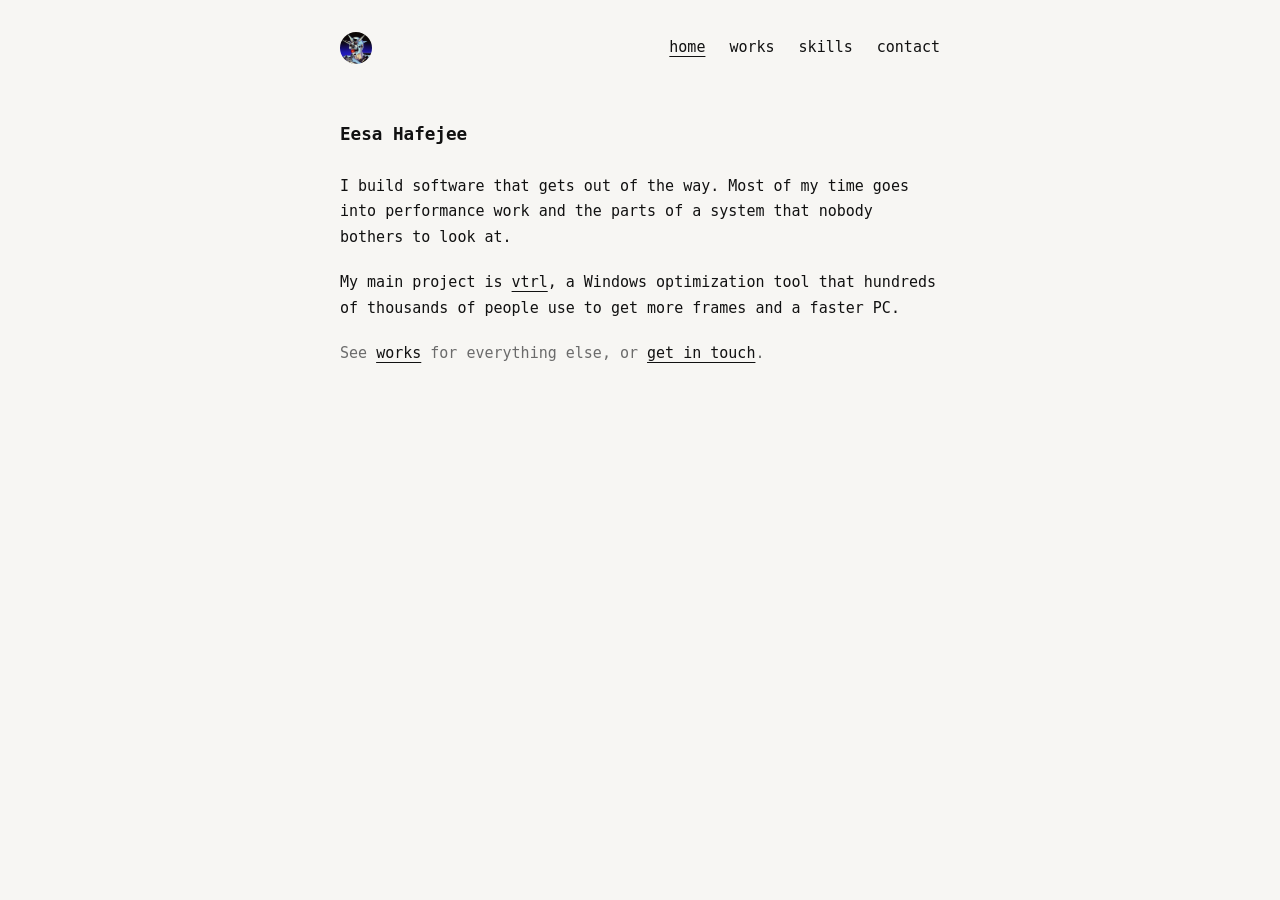
<file: index.html>
<!doctype html>
<html lang="en">
<head>
  <meta charset="utf-8">
  <meta name="viewport" content="width=device-width, initial-scale=1">
  <title>Eesa Hafejee</title>
  <meta name="description" content="Eesa Hafejee — developer. Maker of vtrl.">
  <link rel="stylesheet" href="/css/style.css">
  <link rel="icon" href="/pfp.webp" type="image/webp">
</head>
<body>
  <div class="wrap">
    <nav>
      <a class="logo" href="/" aria-label="home">
        <img src="/pfp.webp" alt="Eesa Hafejee">
      </a>
      <a href="/" aria-current="page">home</a>
      <a href="/works.html">works</a>
      <a href="/skills.html">skills</a>
      <a href="/contact.html">contact</a>
    </nav>

    <main>
      <h1>Eesa Hafejee</h1>
      <p>
        I build software that gets out of the way. Most of my time goes into
        performance work and the parts of a system that nobody bothers to
        look at.
      </p>
      <p>
        My main project is <a href="/works/vtrl.html">vtrl</a>, a Windows
        optimization tool that hundreds of thousands of people use to get
        more frames and a faster PC.
      </p>
      <p class="muted">
        See <a href="/works.html">works</a> for everything else, or
        <a href="/contact.html">get in touch</a>.
      </p>
    </main>
  </div>
</body>
</html>
</file>
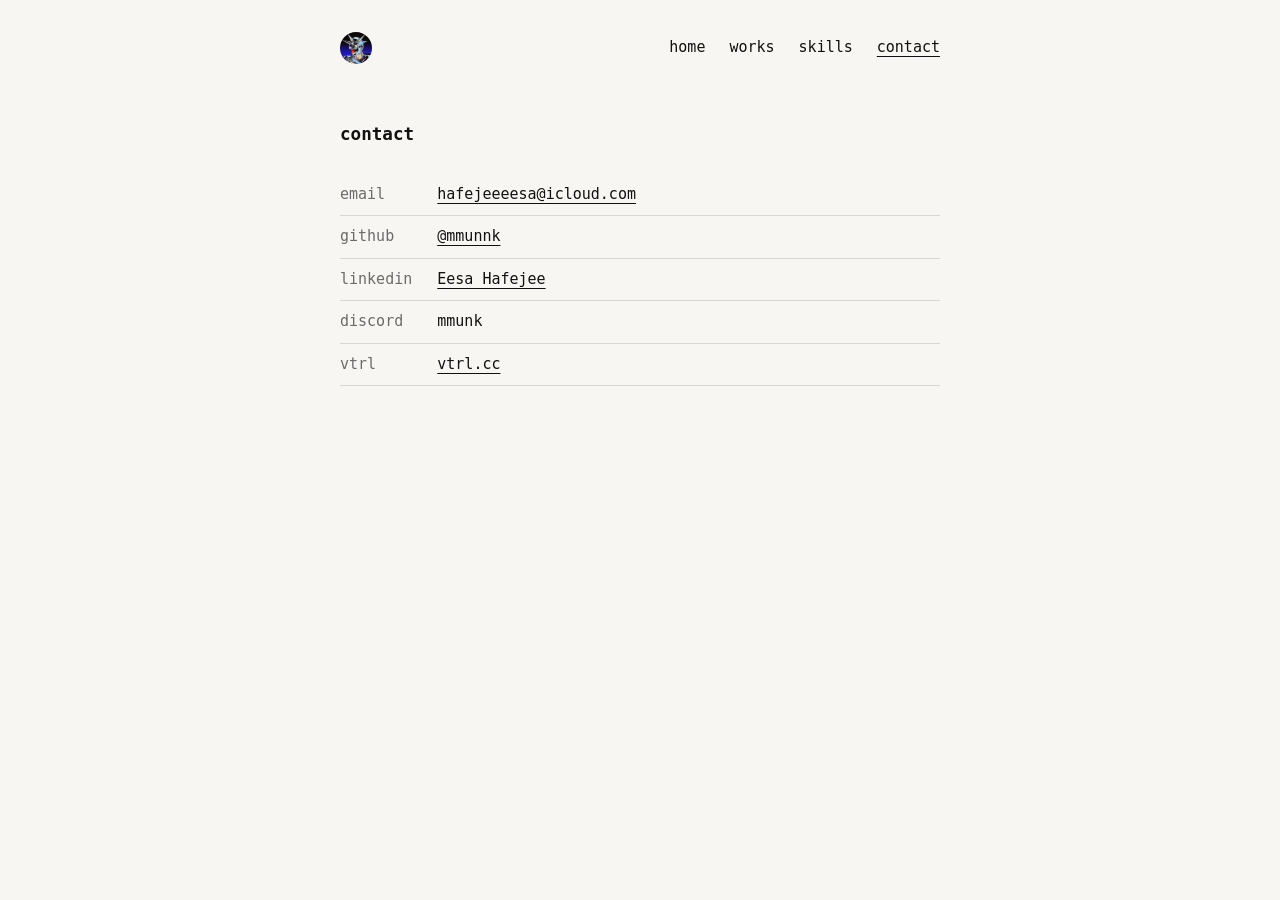
<file: contact.html>
<!doctype html>
<html lang="en">
<head>
  <meta charset="utf-8">
  <meta name="viewport" content="width=device-width, initial-scale=1">
  <title>contact — Eesa Hafejee</title>
  <meta name="description" content="Contact Eesa Hafejee.">
  <link rel="stylesheet" href="/css/style.css">
  <link rel="icon" href="/pfp.webp" type="image/webp">
</head>
<body>
  <div class="wrap">
    <nav>
      <a class="logo" href="/" aria-label="home">
        <img src="/pfp.webp" alt="Eesa Hafejee">
      </a>
      <a href="/">home</a>
      <a href="/works.html">works</a>
      <a href="/skills.html">skills</a>
      <a href="/contact.html" aria-current="page">contact</a>
    </nav>

    <main>
      <h1>contact</h1>

      <ul class="contact">
        <li>
          <span class="k">email</span>
          <a href="mailto:hafejeeeesa@icloud.com">hafejeeeesa@icloud.com</a>
        </li>
        <li>
          <span class="k">github</span>
          <a href="https://github.com/mmunnk">@mmunnk</a>
        </li>
        <li>
          <span class="k">linkedin</span>
          <a href="https://www.linkedin.com/in/eesa-h-945218288/">Eesa Hafejee</a>
        </li>
        <li>
          <span class="k">discord</span>
          <span>mmunk</span>
        </li>
        <li>
          <span class="k">vtrl</span>
          <a href="https://vtrl.cc" rel="noopener">vtrl.cc</a>
        </li>
      </ul>
    </main>
  </div>
</body>
</html>
</file>
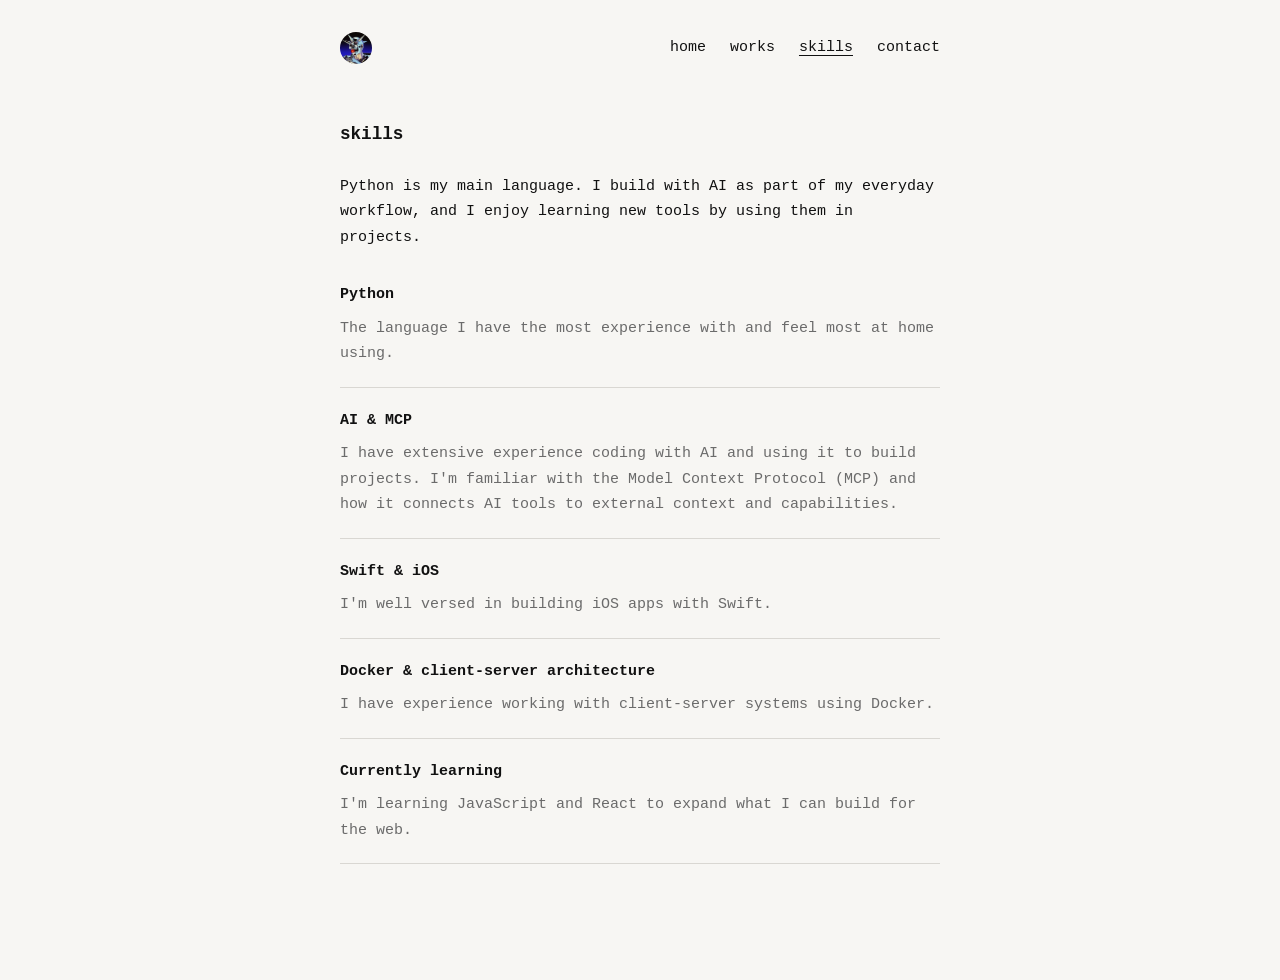
<file: skills.html>
<!doctype html>
<html lang="en">
<head>
  <meta charset="utf-8">
  <meta name="viewport" content="width=device-width, initial-scale=1">
  <title>skills — Eesa Hafejee</title>
  <meta name="description" content="Eesa Hafejee's experience with Python, AI-assisted development, MCP, Swift, and Docker. Currently learning JavaScript and React.">
  <link rel="stylesheet" href="/css/style.css">
  <link rel="icon" href="/pfp.webp" type="image/webp">
</head>
<body>
  <div class="wrap">
    <nav>
      <a class="logo" href="/" aria-label="home">
        <img src="/pfp.webp" alt="Eesa Hafejee">
      </a>
      <a href="/">home</a>
      <a href="/works.html">works</a>
      <a href="/skills.html" aria-current="page">skills</a>
      <a href="/contact.html">contact</a>
    </nav>

    <main>
      <h1>skills</h1>
      <p>
        Python is my main language. I build with AI as part of my everyday
        workflow, and I enjoy learning new tools by using them in projects.
      </p>

      <dl class="skills">
        <dt>Python</dt>
        <dd>The language I have the most experience with and feel most at home using.</dd>

        <dt>AI &amp; MCP</dt>
        <dd>
          I have extensive experience coding with AI and using it to build
          projects. I'm familiar with the Model Context Protocol (MCP) and
          how it connects AI tools to external context and capabilities.
        </dd>

        <dt>Swift &amp; iOS</dt>
        <dd>I'm well versed in building iOS apps with Swift.</dd>

        <dt>Docker &amp; client-server architecture</dt>
        <dd>I have experience working with client-server systems using Docker.</dd>

        <dt>Currently learning</dt>
        <dd>I'm learning JavaScript and React to expand what I can build for the web.</dd>
      </dl>
    </main>
  </div>
</body>
</html>
</file>
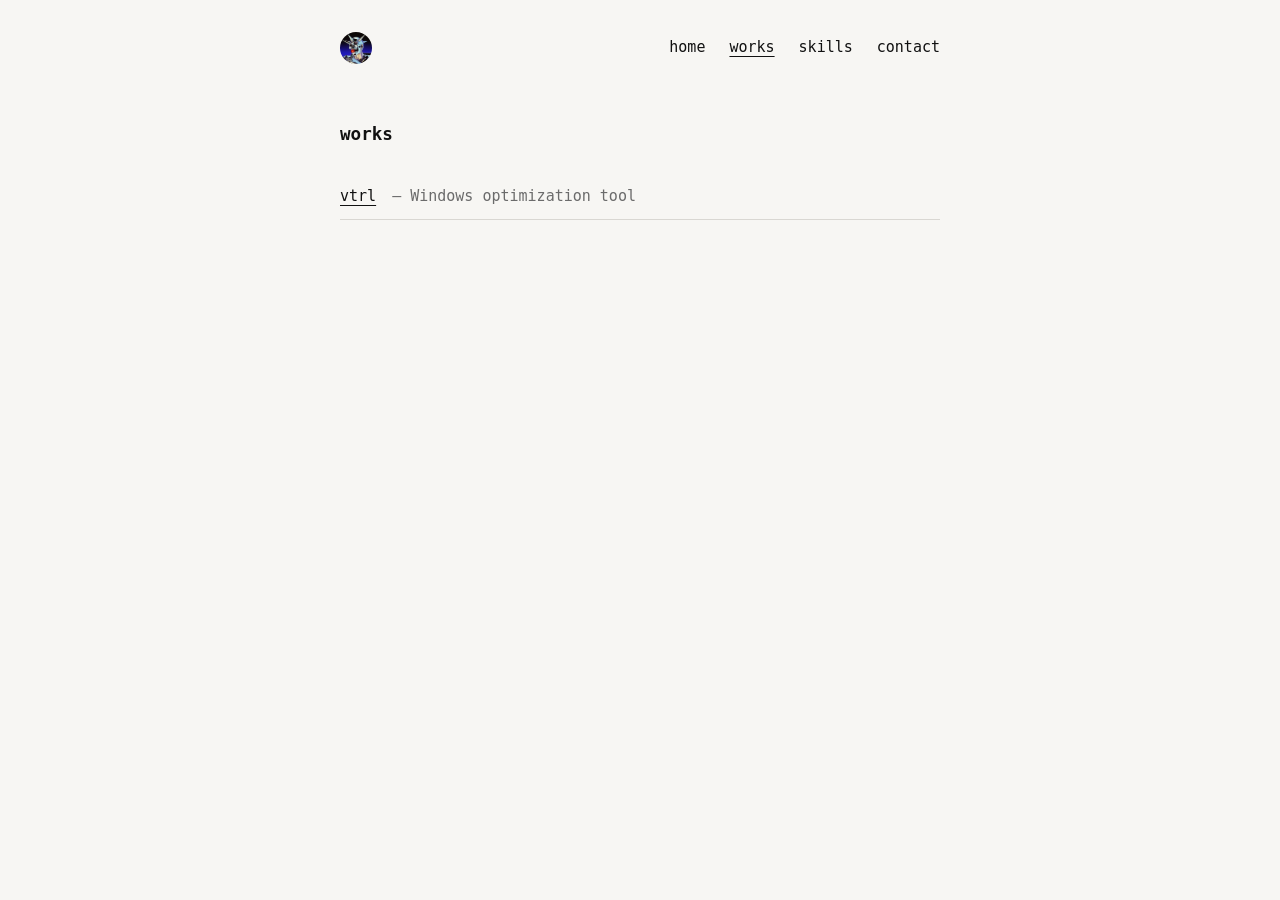
<file: works.html>
<!doctype html>
<html lang="en">
<head>
  <meta charset="utf-8">
  <meta name="viewport" content="width=device-width, initial-scale=1">
  <title>works — Eesa Hafejee</title>
  <meta name="description" content="Projects by Eesa Hafejee.">
  <link rel="stylesheet" href="/css/style.css">
  <link rel="icon" href="/pfp.webp" type="image/webp">
</head>
<body>
  <div class="wrap">
    <nav>
      <a class="logo" href="/" aria-label="home">
        <img src="/pfp.webp" alt="Eesa Hafejee">
      </a>
      <a href="/">home</a>
      <a href="/works.html" aria-current="page">works</a>
      <a href="/skills.html">skills</a>
      <a href="/contact.html">contact</a>
    </nav>

    <main>
      <h1>works</h1>

      <!-- Add new projects at the top: copy a <li>, adjust year group as needed -->
      <ul class="works">
        <li>
          <a href="/works/vtrl.html">vtrl</a>
          <span class="desc">— Windows optimization tool</span>
        </li>
      </ul>
    </main>
  </div>
</body>
</html>
</file>
<file: css/style.css>
:root {
  --bg: #f7f6f3;
  --fg: #111111;
  --muted: #6b6b6b;
  --rule: #d9d7d2;
  --accent: #111111;
}

@media (prefers-color-scheme: dark) {
  :root {
    --bg: #0f0f0f;
    --fg: #eaeaea;
    --muted: #8a8a8a;
    --rule: #2a2a2a;
    --accent: #eaeaea;
  }
}

* {
  box-sizing: border-box;
}

html {
  -webkit-text-size-adjust: 100%;
}

body {
  margin: 0;
  background: var(--bg);
  color: var(--fg);
  -webkit-user-select: none;
  user-select: none;
  font-family: ui-monospace, "SF Mono", "Cascadia Mono", Menlo, Consolas, monospace;
  font-size: 15px;
  line-height: 1.7;
}

.wrap {
  max-width: 640px;
  margin: 0 auto;
  padding: 0 1.25rem 6rem;
}

/* nav */
nav {
  display: flex;
  align-items: center;
  gap: 1.5rem;
  padding: 2rem 0 3.5rem;
}

nav .logo {
  display: flex;
  align-items: center;
  margin-right: auto;
}

nav .logo img {
  width: 32px;
  height: 32px;
  display: block;
  border-radius: 50%;
  object-fit: cover;
}

nav a {
  color: var(--fg);
  text-decoration: none;
}

nav a:hover,
nav a[aria-current="page"] {
  text-decoration: underline;
  text-underline-offset: 4px;
}

@media (max-width: 400px) {
  nav {
    gap: 0.75rem;
    flex-wrap: wrap;
  }
}

/* content */
h1 {
  font-size: 1.1rem;
  font-weight: 600;
  margin: 0 0 1.5rem;
}

p {
  margin: 0 0 1.25rem;
}

a {
  color: var(--fg);
  text-underline-offset: 4px;
}

a:hover {
  color: var(--muted);
}

.muted {
  color: var(--muted);
}

/* works list */
.year {
  color: var(--muted);
  margin: 2.5rem 0 0.75rem;
  font-size: 0.9rem;
}

ul.works {
  list-style: none;
  margin: 0;
  padding: 0;
}

ul.works li {
  padding: 0.6rem 0;
  border-bottom: 1px solid var(--rule);
  display: flex;
  gap: 1rem;
  align-items: baseline;
}

ul.works .date {
  color: var(--muted);
  font-size: 0.85rem;
  min-width: 4.5ch;
}

ul.works .desc {
  color: var(--muted);
}

/* project page */
.tagline {
  color: var(--muted);
  margin-top: -1rem;
}

.stat {
  margin: 3rem 0;
  padding: 2rem 0;
  border-top: 1px solid var(--rule);
  border-bottom: 1px solid var(--rule);
  text-align: center;
}

.stat .count {
  font-size: 3rem;
  font-weight: 700;
  letter-spacing: -0.02em;
  font-variant-numeric: tabular-nums;
  display: block;
}

.stat .label {
  color: var(--muted);
  font-size: 0.9rem;
}

.features {
  list-style: none;
  margin: 0 0 1.25rem;
  padding: 0;
}

.features li {
  padding: 0.35rem 0;
}

.features li::before {
  content: "— ";
  color: var(--muted);
}

/* skills */
.skills {
  margin: 2rem 0 0;
}

.skills dt {
  font-weight: 600;
  margin-bottom: 0.5rem;
}

.skills dd {
  margin: 0 0 1.25rem;
  padding-bottom: 1.25rem;
  border-bottom: 1px solid var(--rule);
  color: var(--muted);
}

/* contact */
ul.contact {
  list-style: none;
  margin: 0;
  padding: 0;
}

ul.contact li {
  padding: 0.5rem 0;
  border-bottom: 1px solid var(--rule);
  display: flex;
  gap: 1rem;
}

ul.contact .k {
  color: var(--muted);
  min-width: 9ch;
}

footer {
  margin-top: 5rem;
  color: var(--muted);
  font-size: 0.85rem;
}
</file>
